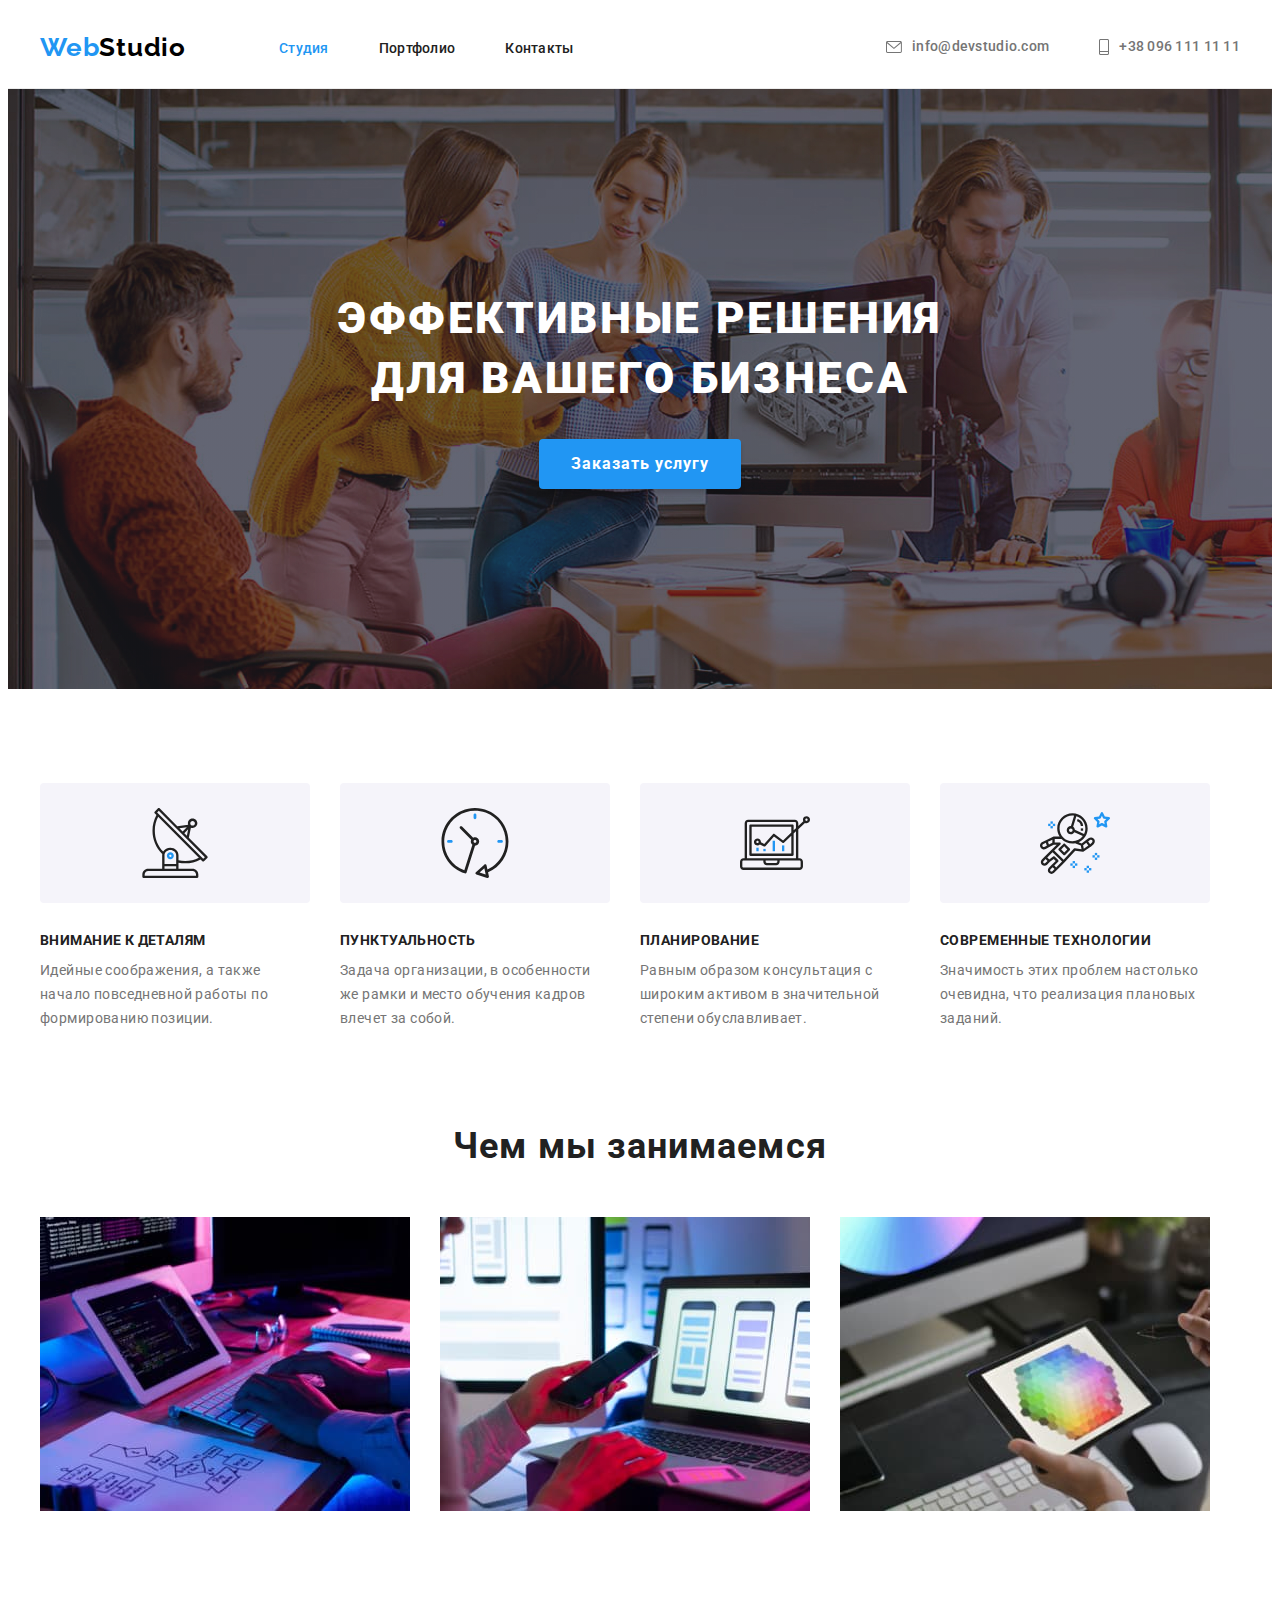
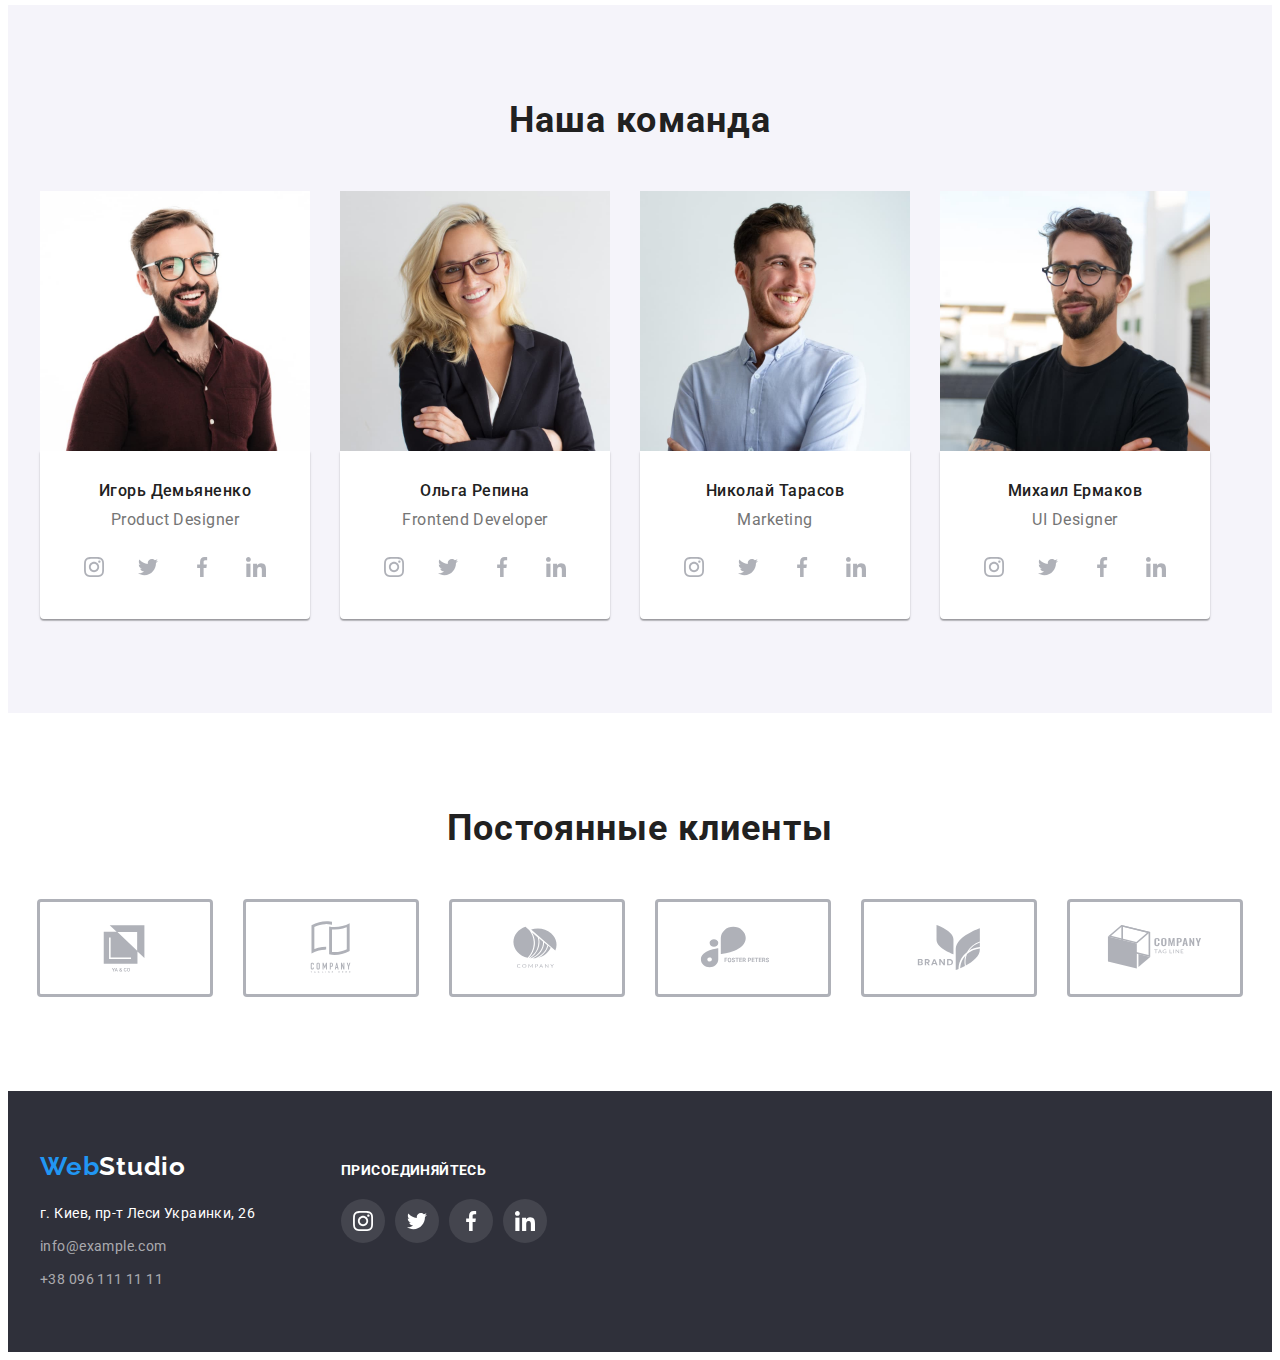
<file: index.html>
<!DOCTYPE html>
<html lang="ru">
  <head>
    <meta charset="UTF-8" />
    <title>WebStudio</title>
    <link rel="preconnect" href="https://fonts.googleapis.com" />
    <link rel="preconnect" href="https://fonts.gstatic.com" crossorigin />
    <link
      href="https://fonts.googleapis.com/css2?family=Raleway:wght@700&family=Roboto:wght@400;500;700;900&display=swap"
      rel="stylesheet"
    />
    <link rel="stylesheet" href="https://cdnjs.cloudflare.com/ajax/libs/modern-normalize/1.1.0/modern-normalize.min.css" integrity="sha512-wpPYUAdjBVSE4KJnH1VR1HeZfpl1ub8YT/NKx4PuQ5NmX2tKuGu6U/JRp5y+Y8XG2tV+wKQpNHVUX03MfMFn9Q==" crossorigin="anonymous" referrerpolicy="no-referrer" />
    <link rel="stylesheet" href="./css/styles.css" />
  </head>
  <body>
    <header class="header-box">
      <div class="container header-container">
      <nav class="site-nav">
        <a class="site-logo link" href="">Web<span style="color: black">Studio</a>
        <ul class="site-nav-item list">
          <li class="site-nav-item-link">
            <a class="nav-link current link" href="index.html">Студия</a>
          </li>
          <li class="site-nav-item-link">
            <a class="nav-link link" href="./portfolio.html">Портфолио</a>
          </li>
          <li class="site-nav-item-link">
            <a class="nav-link link" href="Контакты">Контакты</a>
          </li>
        </ul>
      </nav>
       <ul class="contacts-item list">
      <li class="contacts">
        <a class="contacts-link link" href="mailto:info@devstudio.com"
          > <svg class="contacts-icon" width="16" height="12">
            <use href="./images/sprite.svg#mail"></use>
          </svg>info@devstudio.com
        </a>
    </li>
      <li class="contacts">
        <a class="contacts-link link" href="tel:+380961111111"
          ><svg class="contacts-icon" width="10" height="16">
            <use href="./images/sprite.svg#telephone"></use>
          </svg>+38 096 111 11 11
        </a>
      </li>
      </ul>
      </div>
    </header>
    <main>
      <section class="hero-box">
        <div class="container hero-container">
        <h1 class="hero-title">
          Эффективные решения <br />
          для вашего бизнеса
        </h1>
        <button class="hero-button" type="button">Заказать услугу</button>
        </div>
      </section>
      <section class="features-box">
        <div class="container features-container">
        <h2 class="hiden-title">наши преимущества</h2>
        <ul class="features-item list">
          <li class="features">
            <div class="features-icon-item">
              <svg class="features-icon" width="70" height="70">
               <use href="./images/sprite.svg#antenna"></use>
             </svg>
            </div>
            <h3 class="features-title">Внимание к деталям</h3>
            <p class="features-text">
              Идейные соображения, а также<br /> начало повседневной работы по<br />
              формированию позиции.
            </p>
          </li>
          <li class="features">
            <div class="features-icon-item">
              <svg class="features-icon" width="70" height="70">
               <use href="./images/sprite.svg#clock"></use>
             </svg>
            </div>
            <h3 class="features-title">Пунктуальность</h3>
            <p class="features-text">
              Задача организации, в особенности<br /> же рамки и место обучения кадров<br />
              влечет за собой.
            </p>
          </li>
          <li class="features">
            <div class="features-icon-item">
              <svg class="features-icon" width="70" height="70">
               <use href="./images/sprite.svg#diagram"></use>
             </svg>
            </div>
            <h3 class="features-title">Планирование</h3>
            <p class="features-text">
              Равным образом консультация с<br /> широким активом в значительной<br />
              степени обуславливает.
            </p>
          </li>
          <li class="features">
            <div class="features-icon-item">
              <svg class="features-icon" width="70" height="70">
               <use href="./images/sprite.svg#astronaut"></use>
             </svg>
            </div>
            <h3 class="features-title">Современные технологии</h3>
            <p class="features-text">
              Значимость этих проблем настолько<br /> очевидна, что реализация
              плановых<br /> заданий.
            </p>
          </li>
        </ul>
        </div>
      </section>
      <section class="our-works-box">
        <div class="container our-works-container">
        <h2 class="our-works-title">Чем мы занимаемся</h2>
        <ul class="our-works-item list">
          <li class="our-works">
            <img
              class="our-works-img"
              src="./images/img.jpg"
              alt="Создаем сайты и приложения"
              width="370"
            />
          </li>
          <li class="our-works">
            <img
              class="our-works-img"
              src="./images/imga.jpg"
              alt="Адаптируем под разные виды устройств"
              width="370"
            />
          </li>
          <li class="our-works">
            <img
              class="our-works-img"
              src="./images/imgb.jpg"
              alt="Создаем уникальный индивидуальный дизайн"
              width="370"
            />
          </li>
        </ul>
        </div>
      </section>
      <section class="team-box">
        <div class="container team-container">
        <h2 class="team-box-title">Наша команда</h2>
        <ul class="team-item list">
          <li class="team">
            <img
              class="team-img"
              src="./images/igor.jpg"
              alt="Игорь Демьяненко"
              width="270"
            />
            <div class="name-description">
            <h3 class="team-member">Игорь Демьяненко</h3>
            <p class="member-description" lang="en">Product Designer</p>
            <ul class="social-list-item">
              <li class="social-list list">
                <a class="social-link link" href="">
                  <svg class="social-icon" width="20" height="20">
                    <use href="./images/sprite.svg#instagram"></use>
                  </svg>
                </a>
              </li>
              <li class="social-list list">
                <a class="social-link link" href="">
                  <svg class="social-icon" width="20" height="20">
                    <use href="./images/sprite.svg#twitter"></use>
                  </svg>
                </a>
              </li>
              <li class="social-list list">
                <a class="social-link link" href="">
                  <svg class="social-icon" width="20" height="20">
                    <use href="./images/sprite.svg#facebook"></use>
                  </svg>
                </a>
              </li>
              <li class="social-list list">
                <a class="social-link link" href="">
                  <svg class="social-icon" width="20" height="20">
                    <use href="./images/sprite.svg#linkedin"></use>
                  </svg>
                </a>
              </li>
            </ul>
            </div>
          </li>
          <li class="team">
            <img
              class="team-img"
              src="./images/olga.jpg"
              alt="Ольга Репина"
              width="270"
            />
            <div class="name-description">
            <h3 class="team-member">Ольга Репина</h3>
            <p class="member-description" lang="en">Frontend Developer</p>
            <ul class="social-list-item">
              <li class="social-list list">
                <a class="social-link link" href="">
                  <svg class="social-icon" width="20" height="20">
                    <use href="./images/sprite.svg#instagram"></use>
                  </svg>
                </a>
              </li>
              <li class="social-list list">
                <a class="social-link link" href="">
                  <svg class="social-icon" width="20" height="20">
                    <use href="./images/sprite.svg#twitter"></use>
                  </svg>
                </a>
              </li>
              <li class="social-list list">
                <a class="social-link link" href="">
                  <svg class="social-icon" width="20" height="20">
                    <use href="./images/sprite.svg#facebook"></use>
                  </svg>
                </a>
              </li>
              <li class="social-list list">
                <a class="social-link link" href="">
                  <svg class="social-icon" width="20" height="20">
                    <use href="./images/sprite.svg#linkedin"></use>
                  </svg>
                </a>
              </li>
            </ul>
            </div>
          </li>
          <li class="team">
            <img
              class="team-img"
              src="./images/nikolai.jpg"
              alt="Николай Тарасов"
              width="270"
            />
            <div class="name-description">
            <h3 class="team-member">Николай Тарасов</h3>
            <p class="member-description" lang="en">Marketing</p>
            <ul class="social-list-item">
              <li class="social-list list">
                <a class="social-link link" href="">
                  <svg class="social-icon" width="20" height="20">
                    <use href="./images/sprite.svg#instagram"></use>
                  </svg>
                </a>
              </li>
              <li class="social-list list">
                <a class="social-link link" href="">
                  <svg class="social-icon" width="20" height="20">
                    <use href="./images/sprite.svg#twitter"></use>
                  </svg>
                </a>
              </li>
              <li class="social-list list">
                <a class="social-link link" href="">
                  <svg class="social-icon" width="20" height="20">
                    <use href="./images/sprite.svg#facebook"></use>
                  </svg>
                </a>
              </li>
              <li class="social-list list">
                <a class="social-link link" href="">
                  <svg class="social-icon" width="20" height="20">
                    <use href="./images/sprite.svg#linkedin"></use>
                  </svg>
                </a>
              </li>
            </ul>
            </div>
          </li>
          <li class="team">
            <img
              class="team-img"
              src="./images/michael.jpg"
              alt="Михаил Ермаков"
              width="270"
            />
            <div class="name-description">
            <h3 class="team-member">Михаил Ермаков</h3>
            <p class="member-description" lang="en">UI Designer</p>
            <ul class="social-list-item">
              <li class="social-list list">
                <a class="social-link link" href="">
                  <svg class="social-icon" width="20" height="20">
                    <use href="./images/sprite.svg#instagram"></use>
                  </svg>
                </a>
              </li>
              <li class="social-list list">
                <a class="social-link link" href="">
                  <svg class="social-icon" width="20" height="20">
                    <use href="./images/sprite.svg#twitter"></use>
                  </svg>
                </a>
              </li>
              <li class="social-list list">
                <a class="social-link link" href="">
                  <svg class="social-icon" width="20" height="20">
                    <use href="./images/sprite.svg#facebook"></use>
                  </svg>
                </a>
              </li>
              <li class="social-list list">
                <a class="social-link link" href="">
                  <svg class="social-icon" width="20" height="20">
                    <use href="./images/sprite.svg#linkedin"></use>
                  </svg>
                </a>
              </li>
            </ul>
            </div>
          </li>
        </ul>
        </div>
      </section>
      <section class="our-clients-box">
        <div class="container our-clients-container">
          <h2 class="our-clients-title">Постоянные клиенты</h2>
          <ul class="our-clients-item">
            <li class="our-clients-list list">
              <a class="our-clients-link link" href="">
               <svg class="our-clients-icon" width="106" height="60">
                <use href="./images/sprite.svg#yaandco"></use>
               </svg>
              </a>
            </li>
            <li class="our-clients-list list">
              <a class="our-clients-link link" href="">
               <svg class="our-clients-icon" width="106" height="60">
                <use href="./images/sprite.svg#company"></use>
               </svg>
              </a>
            </li>
            <li class="our-clients-list list">
              <a class="our-clients-link link" href="">
               <svg class="our-clients-icon" width="106" height="60">
                <use href="./images/sprite.svg#companyb"></use>
               </svg>
              </a>
            </li>
            <li class="our-clients-list list">
              <a class="our-clients-link link" href="">
               <svg class="our-clients-icon" width="106" height="60">
                <use href="./images/sprite.svg#fosterpeters"></use>
               </svg>
              </a>
            </li>
            <li class="our-clients-list list">
              <a class="our-clients-link link" href="">
               <svg class="our-clients-icon" width="106" height="60">
                <use href="./images/sprite.svg#brand"></use>
               </svg>
              </a>
            </li>
            <li class="our-clients-list list">
              <a class="our-clients-link link" href="">
               <svg class="our-clients-icon" width="106" height="60">
                <use href="./images/sprite.svg#tagline"></use>
               </svg>
              </a>
            </li>
          </ul>
        </div>
      </section>
    </main>
    <footer class="footer-box">
      <div class="container footer-container">
        <div class="address-box">
      <a class="footer-logo link" href="">Web<span style="color: white">Studio</a>
      <address class="address-contacts">
        <ul class="address-item list">
          <li class="address">
            <a
              class="address-link link"
              href="https://www.google.com/maps/d/viewer?msa=0&mid=10uSM3H-mIU3GznYo2szRIEphczw&ll=50.42732700000004%2C30.538092&z=17"
              target="_blank"
              >г. Киев, пр-т Леси Украинки, 26
            </a>
          </li>
          <li class="contacts-footer">
            <a class="contacts-link-footer link" href="mailto:info@example.com"
              >info@example.com</a
            >
          </li>
          <li class="contacts-footer">
            <a class="contacts-link-footer link" href="tel:+380961111111"
              >+38 096 111 11 11</a
            >
          </li>
        </ul>
      </address>
        </div>
       <div class="footer-social-subscription">
            <h2 class="footer-social-title">присоединяйтесь</h2>
            <ul class="social-list-item-footer">
              <li class="social-list-footer list">
                <a class="social-link-footer link" href="">
                  <svg class="social-icon-footer" width="20" height="20">
                    <use href="./images/sprite.svg#instagram"></use>
                  </svg>
                </a>
              </li>
              <li class="social-list-footer list">
                <a class="social-link-footer link" href="">
                  <svg class="social-icon-footer" width="20" height="20">
                    <use href="./images/sprite.svg#twitter"></use>
                  </svg>
                </a>
              </li>
              <li class="social-list-footer list">
                <a class="social-link-footer link" href="">
                  <svg class="social-icon-footer" width="20" height="20">
                    <use href="./images/sprite.svg#facebook"></use>
                  </svg>
                </a>
              </li>
              <li class="social-list-footer list">
                <a class="social-link-footer link" href="">
                  <svg class="social-icon-footer" width="20" height="20">
                    <use href="./images/sprite.svg#linkedin"></use>
                  </svg>
                </a>
              </li>
            </ul>
          </div>
      </div>
    </footer>
  </body>
</html>
</file>
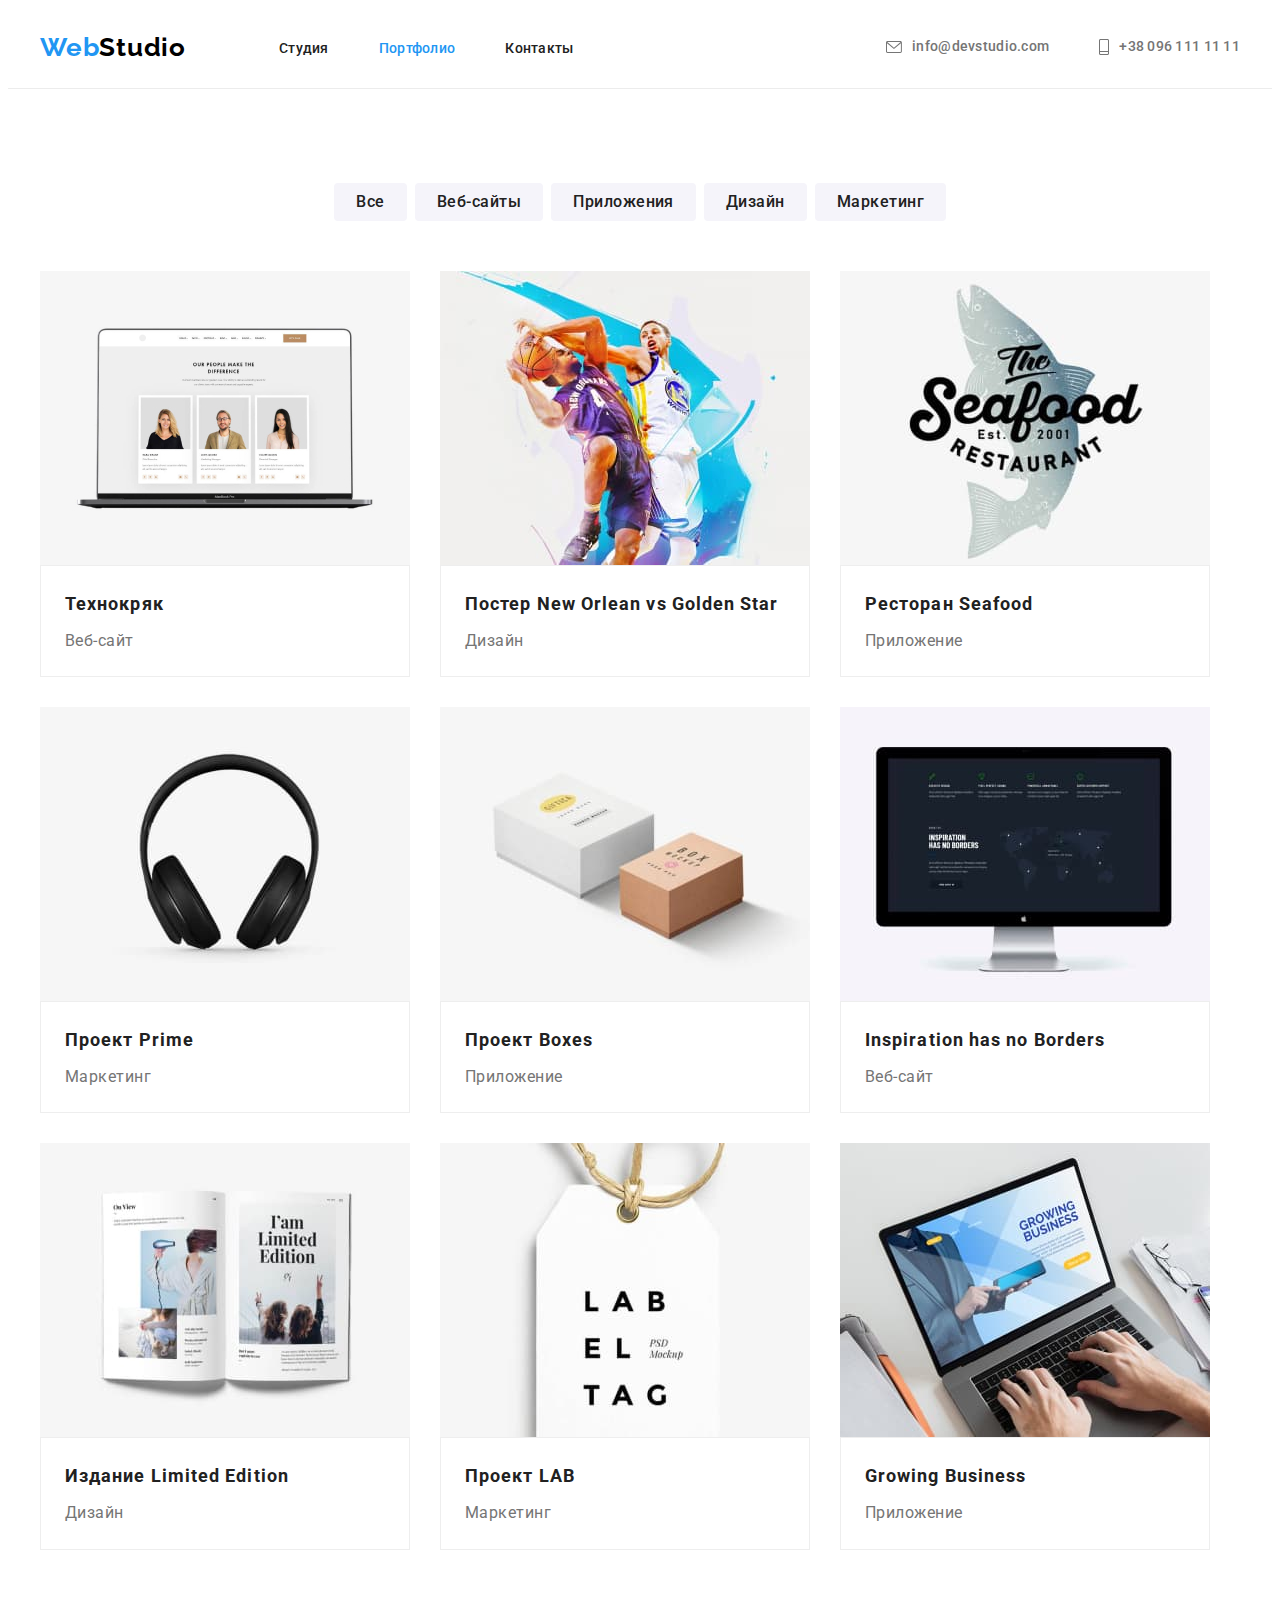
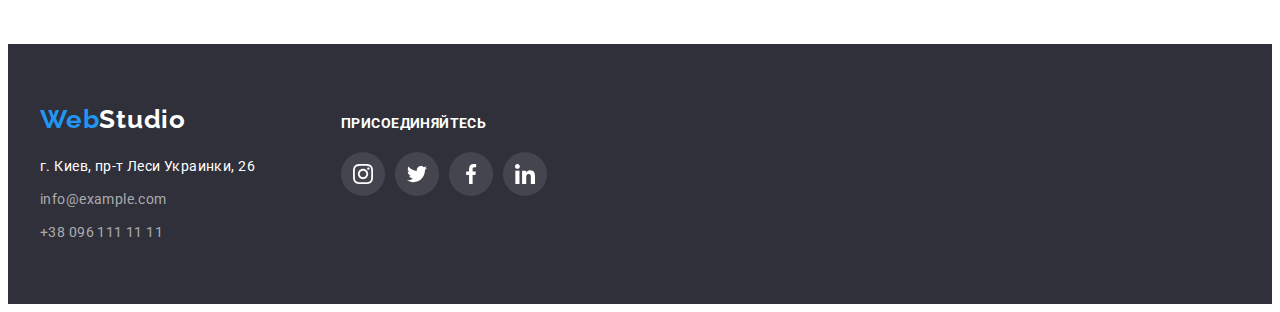
<file: portfolio.html>
<!DOCTYPE html>
<html lang="ru">
  <head>
    <meta charset="UTF-8" />
    <title>WebStudio</title>
    <link rel="preconnect" href="https://fonts.googleapis.com" />
    <link rel="preconnect" href="https://fonts.gstatic.com" crossorigin />
    <link
      href="https://fonts.googleapis.com/css2?family=Raleway:wght@700&family=Roboto:wght@400;500;700;900&display=swap"
      rel="stylesheet"
    />
    <link rel="stylesheet" href="https://cdnjs.cloudflare.com/ajax/libs/modern-normalize/1.1.0/modern-normalize.min.css" integrity="sha512-wpPYUAdjBVSE4KJnH1VR1HeZfpl1ub8YT/NKx4PuQ5NmX2tKuGu6U/JRp5y+Y8XG2tV+wKQpNHVUX03MfMFn9Q==" crossorigin="anonymous" referrerpolicy="no-referrer" />
    <link rel="stylesheet" href="./css/styles.css" />
  </head>
  <body>
    <header class="header-box">
      <div class="container header-container">
      <nav class="site-nav">
        <a class="site-logo link" href="">Web<span style="color: black">Studio</a>
        <ul class="site-nav-item list">
          <li class="site-nav-item-link">
            <a class="nav-link link" href="index.html">Студия</a>
          </li>
          <li class="site-nav-item-link">
            <a class="nav-link current link" href="./portfolio.html">Портфолио</a>
          </li>
          <li class="site-nav-item-link">
            <a class="nav-link link" href="Контакты">Контакты</a>
          </li>
        </ul>
      </nav>
       <ul class="contacts-item list">
      <li class="contacts">
        <a class="contacts-link link" href="mailto:info@devstudio.com"
          > <svg class="contacts-icon" width="16" height="12">
            <use href="./images/sprite.svg#mail"></use>
          </svg>info@devstudio.com
        </a>
    </li>
      <li class="contacts">
        <a class="contacts-link link" href="tel:+380961111111"
          ><svg class="contacts-icon" width="10" height="16">
            <use href="./images/sprite.svg#telephone"></use>
          </svg>+38 096 111 11 11
        </a>
      </li>
      </ul>
      </div>
    </header>
    <main>
      <section class="portfolio-box">
        <div class="container portfolio-container">
        <h1 class="hiden-title">Портфолио</h1>
        <ul class="portfolio-filter-item list">
          <li class="portfolio-filter">
            <button class="portfolio-filter-button" type="button">Все</button>
          </li>
          <li class="portfolio-filter">
            <button class="portfolio-filter-button" type="button">
              Веб-сайты
            </button>
          </li>
          <li class="portfolio-filter">
            <button class="portfolio-filter-button" type="button">
              Приложения
            </button>
          </li>
          <li class="portfolio-filter">
            <button class="portfolio-filter-button" type="button">
              Дизайн
            </button>
          </li>
          <li class="portfolio-filter">
            <button class="portfolio-filter-button" type="button">
              Маркетинг
            </button>
          </li>
        </ul>
        <ul class="portfolio-gallery-item list">
          <li class="portfolio-gallery">
            <img
              class="portfolio-gallery-img"
              src="./images/imglt.jpg"
              alt="Технокряк"
              width="370"
            />
            <div class="portfolio-description">
            <h2 class="portfolio-gallery-title">Технокряк</h2>
            <p class="portfolio-gallery-text">Веб-сайт</p>
            </div>
          </li>
          <li class="portfolio-gallery">
            <img
              class="portfolio-gallery-img"
              src="./images/imgposter.jpg"
              alt="Постер New Orlean vs Golden
            Star"
              width="370"
            />
            <div class="portfolio-description">
            <h2 class="portfolio-gallery-title">
              Постер New Orlean vs Golden Star
            </h2>
            <p class="portfolio-gallery-text">Дизайн</p>
            </div>
          </li>
          <li class="portfolio-gallery">
            <img
              class="portfolio-gallery-img"
              src="./images/imgrest.jpg"
              alt="Ресторан Seafood"
              width="370"
            />
            <div class="portfolio-description">
            <h2 class="portfolio-gallery-title">Ресторан Seafood</h2>
            <p class="portfolio-gallery-text">Приложение</p>
            </div>
          </li>
          <li class="portfolio-gallery">
            <img
              class="portfolio-gallery-img"
              src="./images/imghp.jpg"
              alt="Проект Prime"
              width="370"
            />
            <div class="portfolio-description">
            <h2 class="portfolio-gallery-title">Проект Prime</h2>
            <p class="portfolio-gallery-text">Маркетинг</p>
            </div>
          </li>
          <li class="portfolio-gallery">
            <img
              class="portfolio-gallery-img"
              src="./images/imgboxes.jpg"
              alt="Проект Boxes"
              width="370"
            />
            <div class="portfolio-description">
            <h2 class="portfolio-gallery-title">Проект Boxes</h2>
            <p class="portfolio-gallery-text">Приложение</p>
            </div>
          </li>
          <li class="portfolio-gallery">
            <img
              class="portfolio-gallery-img"
              src="./images/imgihnb.jpg"
              alt="Inspiration has no Borders"
              width="370"
            />
            <div class="portfolio-description">
            <h2 class="portfolio-gallery-title">Inspiration has no Borders</h2>
            <p class="portfolio-gallery-text">Веб-сайт</p>
            </div>
          </li>
          <li class="portfolio-gallery">
            <img
              class="portfolio-gallery-img"
              src="./images/imgle.jpg"
              alt="Издание Limited Edition"
              width="370"
            />
            <div class="portfolio-description">
            <h2 class="portfolio-gallery-title">Издание Limited Edition</h2>
            <p class="portfolio-gallery-text">Дизайн</p>
            </div>
          </li>
          <li class="portfolio-gallery">
            <img class="portfolio-gallery-img"
              src="./images/imgprojlab.jpg"
              alt="Проект LAB"
              width="370"
            />
            <div class="portfolio-description">
            <h2 class="portfolio-gallery-title">Проект LAB</h2>
            <p class="portfolio-gallery-text">Маркетинг</p>
            </div>
          </li>
          <li class="portfolio-gallery">
            <img
              class="portfolio-gallery-img"
              src="./images/imggrbis.jpg"
              alt="Growing Business"
              width="370"
            />
            <div class="portfolio-description">
            <h2 class="portfolio-gallery-title">Growing Business</h2>
            <p class="portfolio-gallery-text">Приложение</p>
            </div>
          </li>
        </ul>
        </div>
      </section>
    </main>
    <footer class="footer-box">
      <div class="container footer-container">
        <div class="address-box">
      <a class="footer-logo link" href="">Web<span style="color: white">Studio</a>
      <address class="address-contacts">
        <ul class="address-item list">
          <li class="address">
            <a
              class="address-link link"
              href="https://www.google.com/maps/d/viewer?msa=0&mid=10uSM3H-mIU3GznYo2szRIEphczw&ll=50.42732700000004%2C30.538092&z=17"
              target="_blank"
              >г. Киев, пр-т Леси Украинки, 26
            </a>
          </li>
          <li class="contacts-footer">
            <a class="contacts-link-footer link" href="mailto:info@example.com"
              >info@example.com</a
            >
          </li>
          <li class="contacts-footer">
            <a class="contacts-link-footer link" href="tel:+380961111111"
              >+38 096 111 11 11</a
            >
          </li>
        </ul>
      </address>
        </div>
       <div class="footer-social-subscription">
            <h2 class="footer-social-title">присоединяйтесь</h2>
            <ul class="social-list-item-footer">
              <li class="social-list-footer list">
                <a class="social-link-footer link" href="">
                  <svg class="social-icon-footer" width="20" height="20">
                    <use href="./images/sprite.svg#instagram"></use>
                  </svg>
                </a>
              </li>
              <li class="social-list-footer list">
                <a class="social-link-footer link" href="">
                  <svg class="social-icon-footer" width="20" height="20">
                    <use href="./images/sprite.svg#twitter"></use>
                  </svg>
                </a>
              </li>
              <li class="social-list-footer list">
                <a class="social-link-footer link" href="">
                  <svg class="social-icon-footer" width="20" height="20">
                    <use href="./images/sprite.svg#facebook"></use>
                  </svg>
                </a>
              </li>
              <li class="social-list-footer list">
                <a class="social-link-footer link" href="">
                  <svg class="social-icon-footer" width="20" height="20">
                    <use href="./images/sprite.svg#linkedin"></use>
                  </svg>
                </a>
              </li>
            </ul>
          </div>
      </div>
    </footer>
  </body>
</html>
</file>
<file: css/styles.css>
:root {
  --primary-font-family: "Roboto", sans-serif;
  --secondary-font-family: "Raleway", sans-serif;
  --primary-text-color: #212121;
  --secondary-text-color: #757575;
  --primary-bg-color: #ffffff;
  --accent-button-color: #2196f3;
  --accent-hero-button-color: #188ce8;
  --bg-button-color: #f5f4fa;
  --bg-footer-color: #2f303a;
  --bg-hero-color: #c4c4c4;
  --icon-color: #afb1b8;
}
body {
  background-color: var(--primary-bg-color);
  font-family: var(--primary-font-family);
  color: var(--primary-text-color);
}
h1,
h2,
h3,
p {
  margin-top: 0;
  margin-bottom: 0;
}
ul {
  margin-top: 0;
  margin-bottom: 0;
  padding-left: 0;
}
img {
  display: block;
  max-width: 100%;
  height: auto;
}
.list {
  list-style: none;
}
.link {
  text-decoration: none;
}
.container {
  width: 1200px;
  margin: 0 auto;
  padding-right: 15px;
  padding-left: 15px;
}
.header-box {
  padding-top: 24px;
  padding-bottom: 25px;
  border-bottom: 1px solid #ececec;
}
.nav-link {
  padding-top: 32px;
  padding-bottom: 32px;
}
.header-container {
  display: flex;
  align-items: center;
}
.site-nav {
  display: flex;
  align-items: center;
}
.site-nav-item {
  display: flex;
  align-items: center;
}
.contacts-item {
  display: flex;
  align-items: center;
}
.site-logo {
  margin-right: 93px;
  font-weight: 700;
  font-size: 26px;
  line-height: 1.19;
  letter-spacing: 0.03em;
  color: var(--accent-button-color);
  font-family: var(--secondary-font-family);
}
.site-nav-item-link:not(:last-child) {
  margin-right: 50px;
}
.site-nav .nav-link {
  font-weight: 500;
  font-size: 14px;
  line-height: 1.14;
  letter-spacing: 0.02em;
  color: var(--primary-text-color);
}
.nav-link:hover,
.nav-link:focus {
  color: var(--accent-button-color);
}
.site-nav .current {
  color: var(--accent-button-color);
}
.contacts-item {
  margin-left: auto;
}
.contacts:not(:last-child) {
  margin-right: 50px;
}
.contacts-link {
  display: flex;
  align-items: center;
  font-weight: 500;
  font-size: 14px;
  line-height: 1.14;
  letter-spacing: 0.02em;
  color: var(--secondary-text-color);
}
.contacts-icon {
  display: flex;
  align-items: center;
  margin-right: 10px;
  fill: var(--secondary-text-color);
}
.contacts-link:hover,
.contacts-link:focus {
  color: var(--accent-button-color);
}
.contacts-link:hover .contacts-icon,
.contacts-link:focus .contacts-icon {
  fill: var(--accent-button-color);
}
.hero-box {
  background-image: linear-gradient(
      rgba(47, 48, 58, 0.4),
      rgba(47, 48, 58, 0.4)
    ),
    url("../images/herobgimg.jpg");
  background-size: cover;
  padding-top: 200px;
  padding-bottom: 200px;
  background-color: var(--bg-hero-color);
}
.hero-title {
  margin-bottom: 30px;
  color: var(--primary-bg-color);
  font-weight: 900;
  font-size: 44px;
  line-height: 1.36;
  text-align: center;
  letter-spacing: 0.06em;
  text-transform: uppercase;
}
.hero-button {
  display: flex;
  align-items: center;
  text-align: center;
  margin-left: auto;
  margin-right: auto;
  min-width: 200px;
  border: 0px;
  border-radius: 4px;
  padding: 10px 32px;
  color: var(--primary-bg-color);
  background-color: var(--accent-button-color);
  box-shadow: 0px 4px 4px rgba(0, 0, 0, 0.15);
  font-family: inherit;
  font-weight: 700;
  font-size: 16px;
  line-height: 1.9;
  letter-spacing: 0.06em;
}
.hero-button:hover {
  color: var(--primary-bg-color);
  background-color: var(--accent-hero-button-color);
  cursor: pointer;
}
.features-box {
  padding-top: 94px;
}
.hiden-title {
  position: absolute;
  width: 1px;
  height: 1px;
  margin: -1px;
  border: 0;
  padding: 0;
  white-space: nowrap;
  clip-path: inset(100%);
  clip: rect(0 0 0 0);
  overflow: hidden;
}
.features-icon-item {
  display: flex;
  align-items: center;
  justify-content: center;
  margin-bottom: 30px;
  width: 270px;
  height: 120px;
  border-radius: 4px;
  background-color: var(--bg-button-color);
}
.features-icon-item:not(:last-child) {
  margin-right: 30px;
}
.features-item {
  display: flex;
  justify-content: flex-start;
}
.features:not(:last-child) {
  margin-right: 30px;
  min-width: 270px;
}
.features-title {
  margin-bottom: 10px;
  font-weight: 700;
  font-size: 14px;
  line-height: 1.14;
  letter-spacing: 0.03em;
  text-transform: uppercase;
}
.features-text {
  color: var(--secondary-text-color);
  font-size: 14px;
  line-height: 1.71;
  letter-spacing: 0.03em;
}
.our-works-box {
  padding-top: 94px;
  padding-bottom: 94px;
}
.our-works-title {
  margin-bottom: 50px;
  font-weight: 700;
  font-size: 36px;
  line-height: 1.17;
  text-align: center;
  letter-spacing: 0.03em;
}
.our-works-item {
  display: flex;
  justify-content: flex-start;
}
.our-works:not(:last-child) {
  margin-right: 30px;
  max-width: 370px;
}
.team-box {
  padding-top: 94px;
  padding-bottom: 94px;
  background-color: var(--bg-button-color);
}
.team-box-title {
  margin-bottom: 50px;
  font-weight: 700;
  font-size: 36px;
  line-height: 1.17;
  text-align: center;
  letter-spacing: 0.03em;
}
.team:not(:last-child) {
  margin-right: 30px;
  max-width: 270px;
}
.team-item {
  display: flex;
  justify-content: flex-start;
}
.name-description {
  padding-top: 30px;
  padding-bottom: 30px;
  background-color: var(--primary-bg-color);
  box-shadow: 0px 1px 3px rgba(0, 0, 0, 0.12), 0px 1px 1px rgba(0, 0, 0, 0.14),
    0px 2px 1px rgba(0, 0, 0, 0.2);
  border-radius: 0px 0px 4px 4px;
}
.team-member {
  margin-bottom: 10px;
  font-weight: 500;
  font-size: 16px;
  line-height: 1.19;
  text-align: center;
  letter-spacing: 0.03em;
}
.member-description {
  color: var(--secondary-text-color);
  font-size: 16px;
  line-height: 1.19;
  text-align: center;
  letter-spacing: 0.03em;
  margin-bottom: 16px;
}
.social-list-item {
  display: flex;
  justify-content: center;
}
.social-link {
  display: flex;
  align-items: center;
  justify-content: center;
  width: 44px;
  height: 44px;
  border-radius: 50%;
}
.social-icon {
  fill: var(--icon-color);
}
.social-list:not(:last-child) {
  margin-right: 10px;
}
.social-link:hover,
.social-link:focus {
  background-color: var(--accent-button-color);
}
.social-link:hover .social-icon,
.social-link:focus .social-icon {
  fill: var(--primary-bg-color);
}
.our-clients-box {
  padding-top: 94px;
  padding-bottom: 94px;
}
.our-clients-title {
  margin-bottom: 50px;
  font-weight: 700px;
  font-size: 36px;
  line-height: 1.17;
  text-align: center;
  letter-spacing: 0.03em;
}
.our-clients-item {
  display: flex;
  justify-content: center;
}
.our-clients-link {
  display: flex;
  align-items: center;
  justify-content: center;
  width: 170px;
  height: 92px;
  border: 1px;
  border: solid var(--icon-color);
  border-radius: 4px;
}
.our-clients-icon {
  fill: var(--icon-color);
}
.our-clients-link:hover .our-clients-icon,
.our-clients-link:focus .our-clients-icon {
  fill: var(--accent-button-color);
}
.our-clients-link:hover,
.our-clients-link:focus {
  border: solid var(--accent-button-color);
}
.our-clients-list:not(:last-child) {
  margin-right: 30px;
}
.portfolio-box {
  padding-top: 94px;
  padding-bottom: 94px;
}
.portfolio-filter-item {
  display: flex;
  justify-content: center;
  margin-bottom: 50px;
}
.portfolio-filter:not(:last-child) {
  margin-right: 8px;
}
.portfolio-filter-button {
  padding: 6px 22px;
  min-width: 73px;
  border-radius: 4px;
  border: 0px;
  color: inherit;
  background-color: var(--bg-button-color);
  font-family: inherit;
  font-weight: 500;
  font-size: 16px;
  line-height: 1.6;
  text-align: center;
  letter-spacing: 0.03em;
}
.portfolio-filter-button:hover,
.portfolio-filter-button:focus {
  color: var(--primary-bg-color);
  background-color: var(--accent-button-color);
  cursor: pointer;
  box-shadow: 0px 3px 1px rgba(0, 0, 0, 0.1), 0px 1px 2px rgba(0, 0, 0, 0.08),
    0px 2px 2px rgba(0, 0, 0, 0.12);
}
.portfolio-gallery-item {
  display: flex;
  justify-content: flex-start;
  flex-wrap: wrap;
  align-content: flex-start;
}
.portfolio-gallery {
  margin-bottom: 30px;
  margin-right: 30px;
}
.portfolio-gallery:nth-child(3n) {
  margin-right: 0px;
}
.portfolio-gallery:nth-child(n + 7) {
  margin-bottom: 0px;
  max-width: 370px;
}
.portfolio-gallery:hover {
  box-shadow: 0px 1px 1px rgba(0, 0, 0, 0.12), 0px 4px 4px rgba(0, 0, 0, 0.06),
    1px 4px 6px rgba(0, 0, 0, 0.16);
}
.portfolio-description {
  padding: 20px 24px;
  border: 1px solid #eeeeee;
  background-color: var(--primary-bg-color);
}
.portfolio-gallery-title {
  margin-bottom: 4px;
  font-weight: 700;
  font-size: 18px;
  line-height: 2;
  letter-spacing: 0.06em;
}
.portfolio-gallery-text {
  color: var(--secondary-text-color);
  font-size: 16px;
  line-height: 1.9;
  letter-spacing: 0.03em;
}
.footer-container {
  display: flex;
  align-items: baseline;
}
.footer-box {
  padding-top: 60px;
  padding-bottom: 60px;
  background-color: var(--bg-footer-color);
}
.address-box {
  min-width: 231px;
  margin-right: 70px;
}
.footer-logo {
  color: var(--accent-button-color);
  font-family: var(--secondary-font-family);
  font-weight: 700;
  font-size: 26px;
  line-height: 1.19;
  letter-spacing: 0.03em;
}
.address-contacts {
  margin-top: 20px;
  font-style: inherit;
}
.address,
.contacts-footer:not(:last-child) {
  margin-bottom: 9px;
}
.address-link {
  color: var(--primary-bg-color);
  font-size: 14px;
  line-height: 1.71;
  letter-spacing: 0.03em;
}
.address-link:hover,
.address-link:focus {
  color: var(--accent-button-color);
}
.contacts-link-footer {
  font-size: 14px;
  line-height: 1.71;
  letter-spacing: 0.03em;
  color: rgba(255, 255, 255, 0.6);
}
.contacts-link-footer:hover,
.contacts-link-footer:focus {
  color: var(--accent-button-color);
}
.footer-social-subscription {
  justify-content: baseline;
  min-width: 206px;
}
.footer-social-title {
  margin-bottom: 20px;
  font-weight: 700px;
  font-size: 14px;
  line-height: 1.14;
  letter-spacing: 0.03em;
  text-transform: uppercase;
  color: var(--primary-bg-color);
}
.social-list-item-footer {
  display: flex;
  justify-content: flex-start;
}
.social-link-footer {
  display: flex;
  align-items: center;
  justify-content: center;
  width: 44px;
  height: 44px;
  border-radius: 50%;
  background-color: rgba(255, 255, 255, 0.1);
}
.social-link-footer:hover,
.social-link-footer:focus {
  background-color: var(--accent-button-color);
}
.social-list-footer:not(:last-child) {
  margin-right: 10px;
}
.social-icon-footer {
  fill: var(--primary-bg-color);
}
</file>
